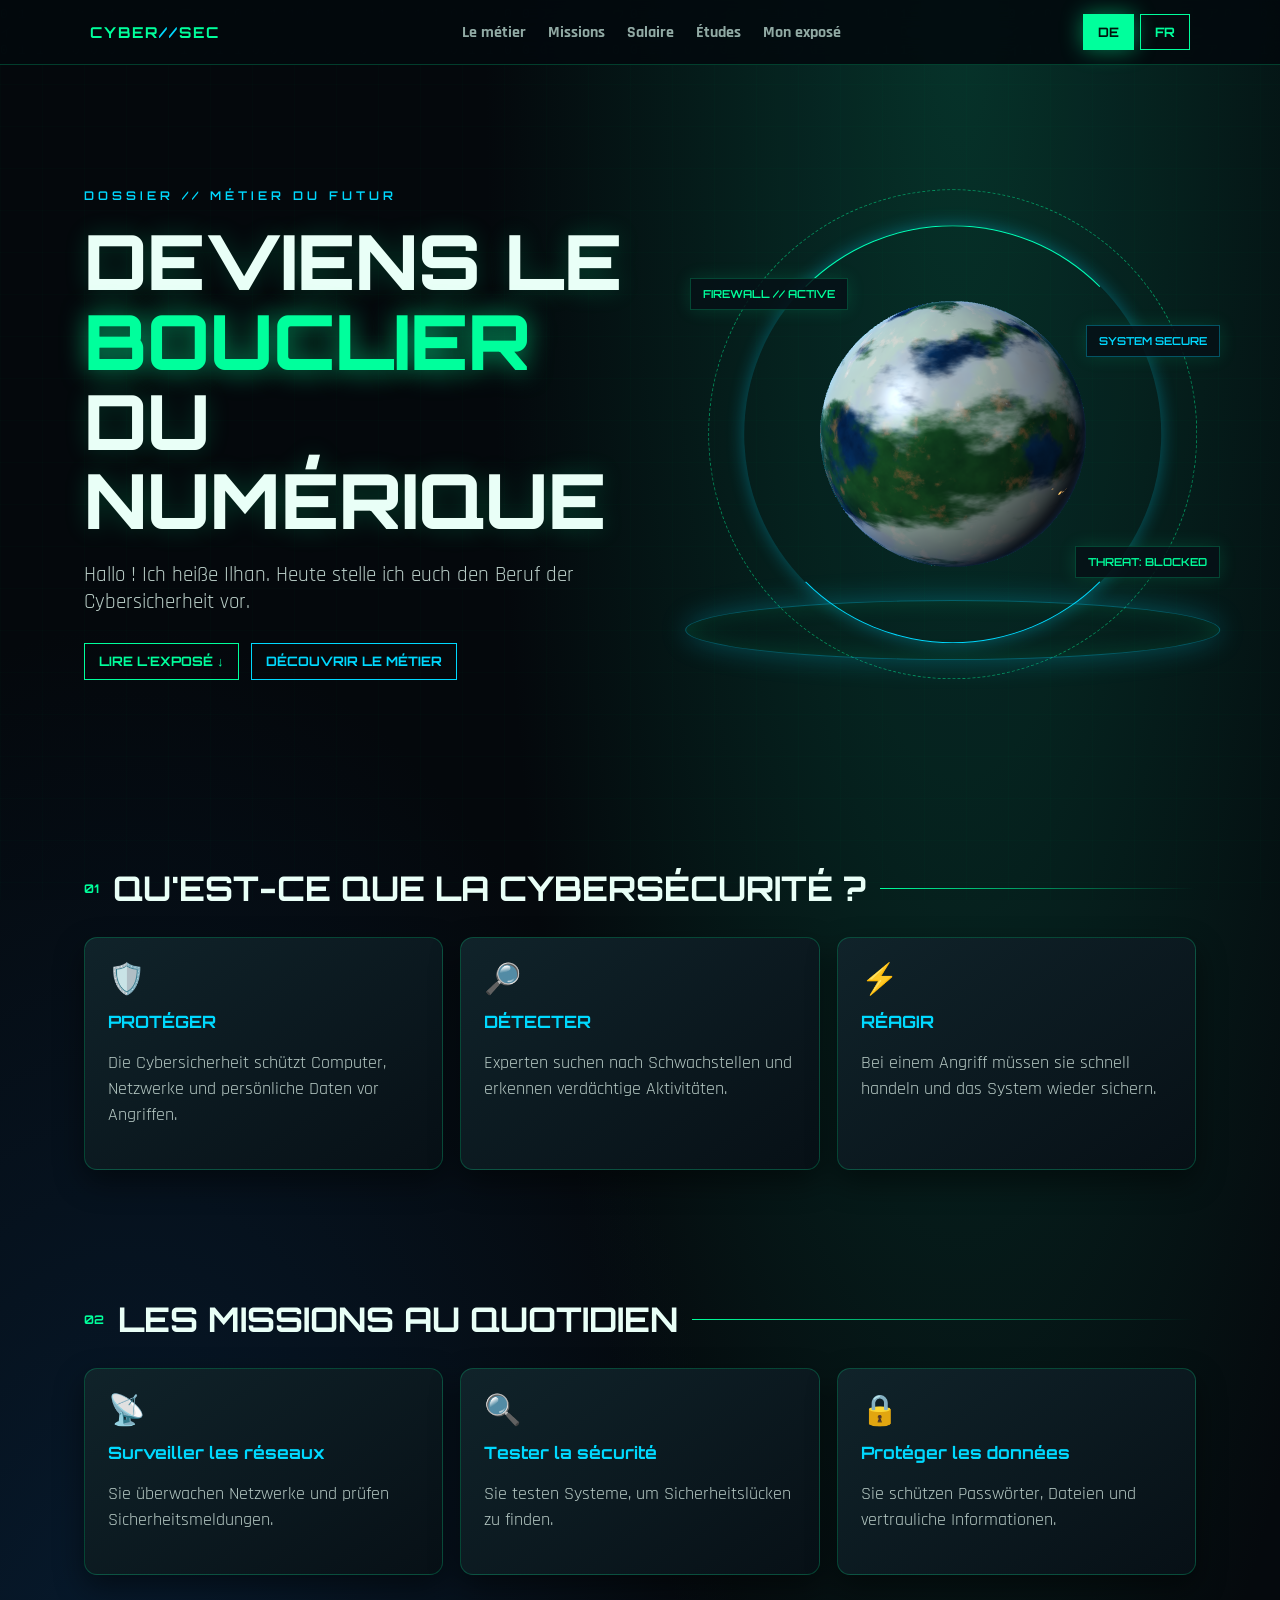
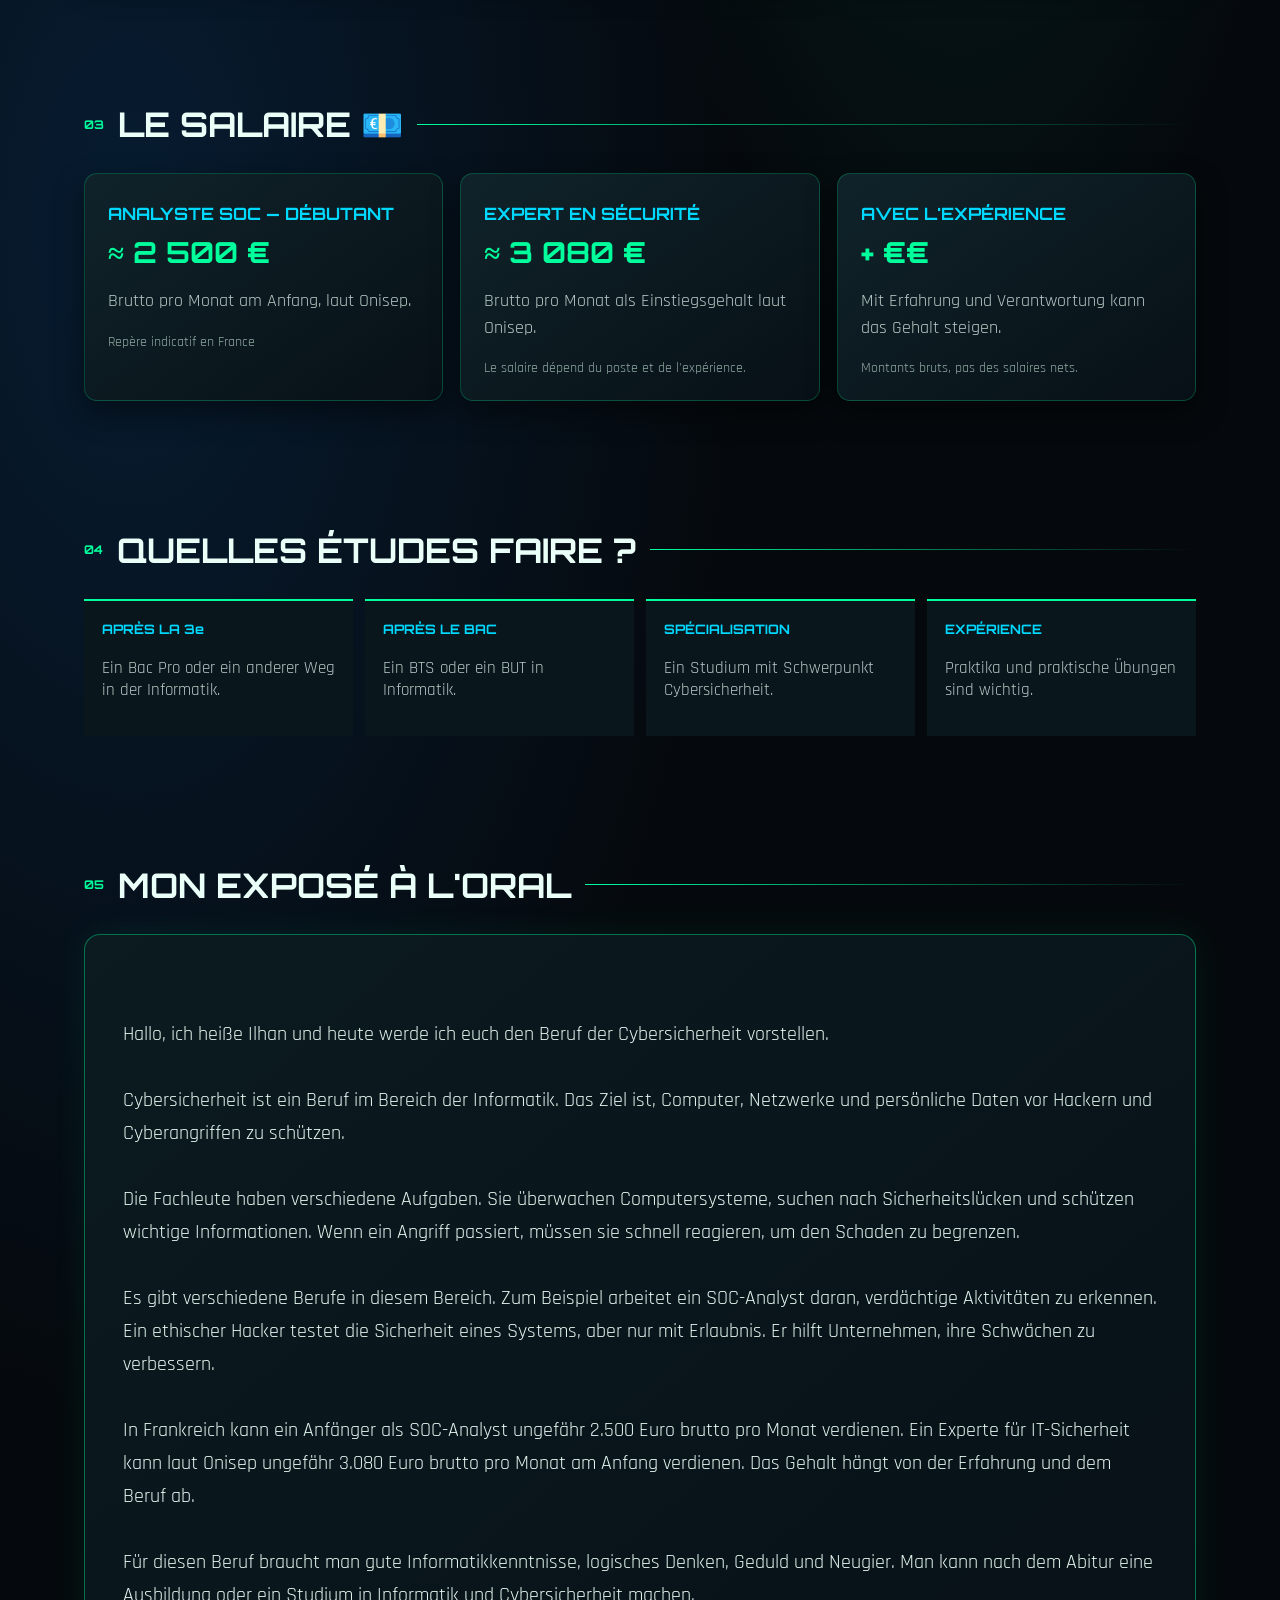
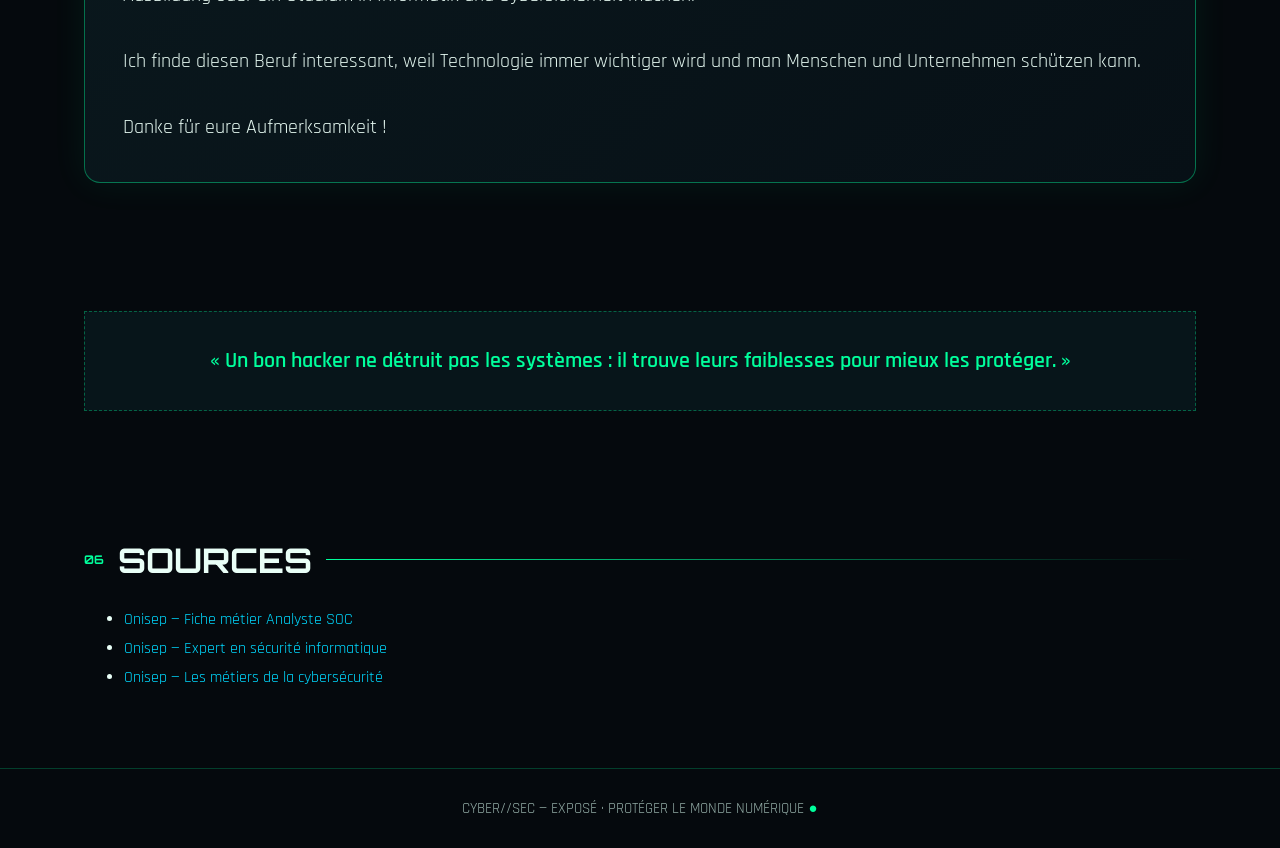
<file: index.html>
<!DOCTYPE html>
<html lang="de">
<head>
<meta charset="UTF-8">
<meta name="viewport" content="width=device-width, initial-scale=1">
<title>CYBER//SEC — Ilhan présente la cybersécurité</title>

<style>
@import url('https://fonts.googleapis.com/css2?family=Orbitron:wght@400;500;600;700;800&family=Rajdhani:wght@400;500;600;700&display=swap');

:root {
--bg:#05090d;
--panel:#0a151b;
--green:#00ff9c;
--cyan:#00d9ff;
--white:#e9fff7;
--muted:#91aaa4;
--line:rgba(0,255,156,.22);
}

*{box-sizing:border-box;scroll-behavior:smooth}

body{
margin:0;
background:
radial-gradient(ellipse at 75% 0%,#07352c 0%,transparent 35%),
radial-gradient(ellipse at 10% 45%,#071c31 0%,transparent 38%),
var(--bg);
color:var(--white);
font-family:Rajdhani,Arial,sans-serif;
overflow-x:hidden;
}

body:before{
content:"";
position:fixed;
inset:0;
pointer-events:none;
opacity:.12;
background-image:
linear-gradient(rgba(0,255,156,.13) 1px,transparent 1px),
linear-gradient(90deg,rgba(0,255,156,.13) 1px,transparent 1px);
background-size:42px 42px;
z-index:-1;
}

#matrix{
position:fixed;
inset:0;
z-index:-2;
opacity:.14;
}

header{
position:sticky;
top:0;
z-index:20;
display:flex;
align-items:center;
justify-content:space-between;
padding:14px 7%;
background:rgba(3,9,13,.88);
backdrop-filter:blur(16px);
border-bottom:1px solid var(--line);
}

.logo{
font:700 15px Orbitron;
color:var(--green);
letter-spacing:2px;
}

.logo span{color:var(--cyan)}

nav{display:flex;gap:22px;flex-wrap:wrap}
nav a{
color:var(--muted);
text-decoration:none;
font-weight:700;
font-size:16px;
}
nav a:hover{color:var(--green)}

.lang{display:flex;gap:6px}

.lang button,.cta{
border:1px solid var(--green);
background:transparent;
color:var(--green);
padding:9px 14px;
font:700 13px Orbitron;
cursor:pointer;
transition:.25s;
}

.lang button.active,.lang button:hover,.cta:hover{
background:var(--green);
color:#00150d;
box-shadow:0 0 22px #00ff9c77;
}

main{
max-width:1160px;
margin:auto;
padding:0 24px;
}

.hero{
min-height:82vh;
display:grid;
grid-template-columns:1.1fr .9fr;
align-items:center;
gap:30px;
padding:70px 0;
}

.eyebrow{
font:600 12px Orbitron;
color:var(--cyan);
letter-spacing:4px;
}

.hero h1{
font:800 clamp(38px,6vw,76px)/1.05 Orbitron;
margin:18px 0;
text-shadow:0 0 24px #00ff9c33;
}

.hero h1 em{
font-style:normal;
color:var(--green);
text-shadow:0 0 26px #00ff9c99;
}

.hero p{
font-size:21px;
color:#b7cbc5;
max-width:590px;
}

.hero-buttons{
display:flex;
gap:12px;
flex-wrap:wrap;
margin-top:28px;
}

.hud{
position:relative;
min-height:390px;
display:grid;
place-items:center;
}

.hudtag{
position:absolute;
font:600 11px Orbitron;
color:var(--green);
border:1px solid var(--line);
background:rgba(6,17,23,.85);
padding:8px 12px;
box-shadow:0 0 18px #00ff9c22;
z-index:4;
}

.t1{top:10%;left:-4%}
.t2{bottom:13%;right:-5%}
.t3{top:22%;right:-5%;color:var(--cyan);border-color:#00d9ff55}

/* PLANETE 3D */

#planet-container{
position:relative;
width:min(360px,78vw);
aspect-ratio:1;
isolation:isolate;
}

#planet-canvas{
width:100%;
height:100%;
display:block;
border-radius:50%;
}

.planet-rings{
position:absolute;
inset:0;
pointer-events:none;
}

.ring-a,.ring-b{
position:absolute;
width:116%;
height:116%;
top:50%;
left:50%;
transform:translate(-50%,-50%);
border-radius:50%;
pointer-events:none;
}

.ring-a{
border:1.5px solid transparent;
border-top-color:#00ffb7;
border-bottom-color:#00d9ff;
box-shadow:0 0 18px #00d9ff55;
animation:orbitA 9s linear infinite;
}

.ring-b{
width:136%;
height:136%;
border:1px dashed #00ff9c77;
animation:orbitB 15s linear infinite;
}

.hud-shadow{
position:absolute;
width:110%;
height:60px;
bottom:-8%;
left:50%;
transform:translateX(-50%);
border:1px solid #00d9ff55;
border-radius:50%;
box-shadow:0 0 28px #00d9ff44,inset 0 0 22px #00ff9c22;
}

@keyframes orbitA{
to{transform:translate(-50%,-50%) rotateX(72deg) rotateZ(360deg)}
}

@keyframes orbitB{
to{transform:translate(-50%,-50%) rotateY(67deg) rotateX(25deg) rotateZ(360deg)}
}

section{
padding:64px 0;
scroll-margin-top:85px;
}

.section-head{
display:flex;
align-items:center;
gap:14px;
margin-bottom:28px;
}

.section-head b{
font:700 12px Orbitron;
color:var(--green);
}

h2{
font:700 clamp(23px,4vw,34px) Orbitron;
margin:0;
}

.section-head:after{
content:"";
height:1px;
background:linear-gradient(90deg,var(--green),transparent);
flex:1;
}

.grid{
display:grid;
grid-template-columns:repeat(3,1fr);
gap:17px;
}

.card{
background:linear-gradient(145deg,#10232a,#071016);
border:1px solid var(--line);
padding:23px;
border-radius:13px;
position:relative;
overflow:hidden;
transition:.2s;
box-shadow:0 12px 30px #0007;
}

.card:hover{
border-color:var(--green);
box-shadow:0 0 25px #00ff9c22;
transform:translateY(-4px);
}

.icon{
font-size:30px;
color:var(--green);
margin-bottom:12px;
}

.card h3{
font:700 17px Orbitron;
color:var(--cyan);
margin:6px 0 10px;
}

.card p,.card li{
font-size:18px;
color:#b6c9c4;
line-height:1.45;
}

.readbox{
background:linear-gradient(140deg,#0b1b20,#071016);
border:1px solid #00ff9c66;
border-radius:16px;
padding:clamp(20px,4vw,38px);
box-shadow:0 0 35px #00ff9c12;
}

.readtext{
font-size:20px;
line-height:1.65;
color:#e2f5ee;
white-space:pre-line;
padding-top:12px;
}

.readtools{
display:flex;
gap:10px;
flex-wrap:wrap;
margin-top:20px;
}

.smallbtn{
background:#0b2425;
color:var(--green);
border:1px solid var(--line);
padding:10px 15px;
border-radius:6px;
font:600 13px Orbitron;
cursor:pointer;
}

.smallbtn:hover{
background:#00ff9c;
color:#00150d;
}

.translation{display:none}
.translation.show{display:block}
.german.hide{display:none}

.salary{
font:700 29px Orbitron;
color:var(--green);
margin:10px 0;
}

.sub{
color:var(--muted);
font-size:14px;
}

.timeline{
display:grid;
grid-template-columns:repeat(4,1fr);
gap:12px;
}

.step{
padding:18px;
border-top:2px solid var(--green);
background:#09171d;
}

.step strong{
font:700 13px Orbitron;
color:var(--cyan);
}

.step p{
font-size:17px;
color:#b6c9c4;
}

.quote{
font:600 22px Rajdhani;
color:var(--green);
text-align:center;
padding:35px;
border:1px dashed #00ff9c55;
background:#07151a;
}

.sources a{
color:var(--cyan);
text-decoration:none;
}

.sources li{
margin:8px 0;
font-size:16px;
}

footer{
border-top:1px solid var(--line);
padding:30px 7%;
text-align:center;
color:var(--muted);
font-size:15px;
}

.mini-art{
height:94px;
display:grid;
place-items:center;
margin:-5px 0 12px;
background:radial-gradient(ellipse,#0c3a3c,#07151c 70%);
border:1px solid #00d9ff33;
border-radius:9px;
}

.mini-art svg{width:100%;height:100%}

@media(max-width:800px){
header{padding:12px 4%;gap:10px;flex-wrap:wrap}
nav{order:3;width:100%;justify-content:center;gap:14px}
.hero{grid-template-columns:1fr;text-align:center;padding:55px 0}
.hero p{margin:auto}
.hero-buttons{justify-content:center}
.hud{min-height:330px}
.grid{grid-template-columns:1fr}
.timeline{grid-template-columns:1fr 1fr}
}

@media(max-width:450px){
.timeline{grid-template-columns:1fr}
.hero h1{font-size:38px}
}
</style>
</head>

<body>

<canvas id="matrix"></canvas>

<header>
<div class="logo">CYBER<span>//</span>SEC</div>

<nav>
<a href="#metier">Le métier</a>
<a href="#missions">Missions</a>
<a href="#salaire">Salaire</a>
<a href="#etudes">Études</a>
<a href="#oral">Mon exposé</a>
</nav>

<div class="lang">
<button id="deBtn" class="active" onclick="setLang('de')">DE</button>
<button id="frBtn" onclick="setLang('fr')">FR</button>
</div>
</header>

<main>

<section class="hero">

<div>
<div class="eyebrow">DOSSIER // MÉTIER DU FUTUR</div>

<h1>DEVIENS LE<br><em>BOUCLIER</em><br>DU NUMÉRIQUE</h1>

<p class="german">Hallo ! Ich heiße Ilhan. Heute stelle ich euch den Beruf der Cybersicherheit vor.</p>
<p class="translation">Bonjour ! Je m'appelle Ilhan. Aujourd'hui, je vais vous présenter le métier de la cybersécurité.</p>

<div class="hero-buttons">
<a class="cta" href="#oral" style="text-decoration:none">LIRE L'EXPOSÉ ↓</a>
<a class="cta" href="#missions" style="text-decoration:none;border-color:var(--cyan);color:var(--cyan)">DÉCOUVRIR LE MÉTIER</a>
</div>
</div>

<div class="hud">

<div class="hudtag t1">FIREWALL // ACTIVE</div>
<div class="hudtag t2">THREAT: BLOCKED</div>
<div class="hudtag t3">SYSTEM SECURE</div>

<div id="planet-container">
<canvas id="planet-canvas"></canvas>
<div class="planet-rings">
<div class="ring-a"></div>
<div class="ring-b"></div>
</div>
</div>

<div class="hud-shadow"></div>

</div>
</section>

<section id="metier">
<div class="section-head"><b>01</b><h2>QU'EST-CE QUE LA CYBERSÉCURITÉ ?</h2></div>

<div class="grid">
<article class="card">
<div class="icon">🛡️</div>
<h3>PROTÉGER</h3>
<p class="german">Die Cybersicherheit schützt Computer, Netzwerke und persönliche Daten vor Angriffen.</p>
<p class="translation">La cybersécurité protège les ordinateurs, les réseaux et les données personnelles contre les attaques informatiques.</p>
</article>

<article class="card">
<div class="icon">🔎</div>
<h3>DÉTECTER</h3>
<p class="german">Experten suchen nach Schwachstellen und erkennen verdächtige Aktivitäten.</p>
<p class="translation">Les spécialistes recherchent les failles de sécurité et repèrent les activités suspectes.</p>
</article>

<article class="card">
<div class="icon">⚡</div>
<h3>RÉAGIR</h3>
<p class="german">Bei einem Angriff müssen sie schnell handeln und das System wieder sichern.</p>
<p class="translation">En cas d'attaque, ils doivent agir rapidement pour stopper la menace et sécuriser le système.</p>
</article>
</div>
</section>

<section id="missions">
<div class="section-head"><b>02</b><h2>LES MISSIONS AU QUOTIDIEN</h2></div>

<div class="grid">
<article class="card">
<div class="icon">📡</div>
<h3>Surveiller les réseaux</h3>
<p class="german">Sie überwachen Netzwerke und prüfen Sicherheitsmeldungen.</p>
<p class="translation">Surveiller les réseaux informatiques et analyser les alertes de sécurité.</p>
</article>

<article class="card">
<div class="icon">🔍</div>
<h3>Tester la sécurité</h3>
<p class="german">Sie testen Systeme, um Sicherheitslücken zu finden.</p>
<p class="translation">Tester les systèmes pour découvrir leurs points faibles, avec l'autorisation de l'entreprise.</p>
</article>

<article class="card">
<div class="icon">🔒</div>
<h3>Protéger les données</h3>
<p class="german">Sie schützen Passwörter, Dateien und vertrauliche Informationen.</p>
<p class="translation">Protéger les mots de passe, les fichiers et les informations confidentielles.</p>
</article>
</div>
</section>

<section id="salaire">
<div class="section-head"><b>03</b><h2>LE SALAIRE 💶</h2></div>

<div class="grid">
<article class="card">
<h3>ANALYSTE SOC — DÉBUTANT</h3>
<div class="salary">≈ 2 500 €</div>
<p class="german">Brutto pro Monat am Anfang, laut Onisep.</p>
<p class="translation">Brut par mois en début de carrière, selon l'Onisep.</p>
<div class="sub">Repère indicatif en France</div>
</article>

<article class="card">
<h3>EXPERT EN SÉCURITÉ</h3>
<div class="salary">≈ 3 080 €</div>
<p class="german">Brutto pro Monat als Einstiegsgehalt laut Onisep.</p>
<p class="translation">Brut par mois comme salaire de débutant, selon l'Onisep.</p>
<div class="sub">Le salaire dépend du poste et de l'expérience.</div>
</article>

<article class="card">
<h3>AVEC L'EXPÉRIENCE</h3>
<div class="salary">+ €€</div>
<p class="german">Mit Erfahrung und Verantwortung kann das Gehalt steigen.</p>
<p class="translation">Avec de l'expérience et davantage de responsabilités, le salaire peut augmenter.</p>
<div class="sub">Montants bruts, pas des salaires nets.</div>
</article>
</div>
</section>

<section id="etudes">
<div class="section-head"><b>04</b><h2>QUELLES ÉTUDES FAIRE ?</h2></div>

<div class="timeline">
<div class="step">
<strong>APRÈS LA 3e</strong>
<p class="german">Ein Bac Pro oder ein anderer Weg in der Informatik.</p>
<p class="translation">Un bac professionnel dans l'informatique, par exemple le bac pro CIEL.</p>
</div>

<div class="step">
<strong>APRÈS LE BAC</strong>
<p class="german">Ein BTS oder ein BUT in Informatik.</p>
<p class="translation">Un BTS ou un BUT dans l'informatique.</p>
</div>

<div class="step">
<strong>SPÉCIALISATION</strong>
<p class="german">Ein Studium mit Schwerpunkt Cybersicherheit.</p>
<p class="translation">Une formation spécialisée en cybersécurité.</p>
</div>

<div class="step">
<strong>EXPÉRIENCE</strong>
<p class="german">Praktika und praktische Übungen sind wichtig.</p>
<p class="translation">Les stages et les exercices pratiques permettent de progresser.</p>
</div>
</div>
</section>

<section id="oral">
<div class="section-head"><b>05</b><h2>MON EXPOSÉ À L'ORAL</h2></div>

<div class="readbox">

<div class="german readtext">
Hallo, ich heiße Ilhan und heute werde ich euch den Beruf der Cybersicherheit vorstellen.

Cybersicherheit ist ein Beruf im Bereich der Informatik. Das Ziel ist, Computer, Netzwerke und persönliche Daten vor Hackern und Cyberangriffen zu schützen.

Die Fachleute haben verschiedene Aufgaben. Sie überwachen Computersysteme, suchen nach Sicherheitslücken und schützen wichtige Informationen. Wenn ein Angriff passiert, müssen sie schnell reagieren, um den Schaden zu begrenzen.

Es gibt verschiedene Berufe in diesem Bereich. Zum Beispiel arbeitet ein SOC-Analyst daran, verdächtige Aktivitäten zu erkennen. Ein ethischer Hacker testet die Sicherheit eines Systems, aber nur mit Erlaubnis. Er hilft Unternehmen, ihre Schwächen zu verbessern.

In Frankreich kann ein Anfänger als SOC-Analyst ungefähr 2.500 Euro brutto pro Monat verdienen. Ein Experte für IT-Sicherheit kann laut Onisep ungefähr 3.080 Euro brutto pro Monat am Anfang verdienen. Das Gehalt hängt von der Erfahrung und dem Beruf ab.

Für diesen Beruf braucht man gute Informatikkenntnisse, logisches Denken, Geduld und Neugier. Man kann nach dem Abitur eine Ausbildung oder ein Studium in Informatik und Cybersicherheit machen.

Ich finde diesen Beruf interessant, weil Technologie immer wichtiger wird und man Menschen und Unternehmen schützen kann.

Danke für eure Aufmerksamkeit !
</div>

<div class="translation readtext">
Bonjour, je m'appelle Ilhan et aujourd'hui, je vais vous présenter le métier de la cybersécurité.

La cybersécurité est un métier dans le domaine de l'informatique. Son objectif est de protéger les ordinateurs, les réseaux et les données personnelles contre les pirates informatiques et les cyberattaques.

Les spécialistes ont plusieurs missions. Ils surveillent les systèmes informatiques, recherchent les failles de sécurité et protègent les informations importantes. Lorsqu'une attaque se produit, ils doivent réagir rapidement pour limiter les dégâts.

Il existe plusieurs métiers dans ce domaine. Par exemple, un analyste SOC repère les activités suspectes. Un hacker éthique teste la sécurité d'un système, mais uniquement avec une autorisation. Il aide les entreprises à corriger leurs faiblesses.

En France, un débutant analyste SOC peut gagner environ 2 500 euros brut par mois. Un expert en sécurité informatique peut commencer autour de 3 080 euros brut par mois, selon l'Onisep. Le salaire dépend du métier et de l'expérience.

Pour exercer ce métier, il faut de bonnes connaissances en informatique, de la logique, de la patience et de la curiosité. Après le bac, on peut suivre une formation ou des études en informatique et en cybersécurité.

Je trouve ce métier intéressant parce que la technologie devient de plus en plus importante et qu'on peut protéger les personnes et les entreprises.

Merci de votre attention !
</div>

</div>
</section>

<section>
<div class="quote">« Un bon hacker ne détruit pas les systèmes : il trouve leurs faiblesses pour mieux les protéger. »</div>
</section>

<section class="sources">
<div class="section-head"><b>06</b><h2>SOURCES</h2></div>
<ul>
<li><a href="https://www.onisep.fr/ressources/univers-metier/metiers/analyste-soc" target="_blank">Onisep — Fiche métier Analyste SOC</a></li>
<li><a href="https://www.onisep.fr/ressources/univers-metier/metiers/expert-experte-en-securite-informatique" target="_blank">Onisep — Expert en sécurité informatique</a></li>
<li><a href="https://www.onisep.fr/metier/des-metiers-qui-recrutent/les-metiers-de-la-cybersecurite" target="_blank">Onisep — Les métiers de la cybersécurité</a></li>
</ul>
</section>

</main>

<footer>
CYBER//SEC — EXPOSÉ · PROTÉGER LE MONDE NUMÉRIQUE
<span style="color:var(--green)">●</span>
</footer>

<script>

/* MATRIX */

(function(){
const c=document.getElementById('matrix');
const ctx=c.getContext('2d');
let w,h,cols,drops;

function resize(){
w=c.width=innerWidth;
h=c.height=innerHeight;
cols=Math.floor(w/18);
drops=Array(cols).fill(1);
}

resize();
addEventListener('resize',resize);

function draw(){
ctx.fillStyle='rgba(5,9,13,.08)';
ctx.fillRect(0,0,w,h);
ctx.fillStyle='#00ff9c';
ctx.font='13px monospace';

for(let i=0;i<drops.length;i++){
const chars='010101アイウ';
const t=chars[Math.floor(Math.random()*chars.length)];
ctx.fillText(t,i*18,drops[i]*18);

if(drops[i]*18>h&&Math.random()>.975)drops[i]=0;
drops[i]++;
}

requestAnimationFrame(draw);
}

draw();
})();

/* LANGUAGE */

function setLang(lang){
document.querySelectorAll('.german').forEach(e=>{
e.classList.toggle('hide',lang==='fr');
});

document.querySelectorAll('.translation').forEach(e=>{
e.classList.toggle('show',lang==='fr');
});

document.getElementById('deBtn').classList.toggle('active',lang==='de');
document.getElementById('frBtn').classList.toggle('active',lang==='fr');

document.documentElement.lang=lang;
}

/* 3D PLANET WEBGL — VERSION CORRIGÉE */

(function(){

const canvas=document.getElementById('planet-canvas');
const gl=canvas.getContext('webgl',{
antialias:true,
alpha:true
});

if(!gl){
canvas.style.background='radial-gradient(circle at 35% 30%,#8befff,#07518d 45%,#020b20 80%)';
return;
}

let program;
let vertexBuffer;
let indexBuffer;
let uvBuffer;
let normalBuffer;
let indexCount=0;

const vertexShader=`

attribute vec3 aPosition;
attribute vec2 aUV;
attribute vec3 aNormal;

uniform mat4 uMVP;
uniform mat4 uModel;

varying vec2 vUV;
varying vec3 vNormal;
varying vec3 vPosition;

void main(){

vUV=aUV;
vNormal=normalize(mat3(uModel)*aNormal);
vPosition=(uModel*vec4(aPosition,1.0)).xyz;

gl_Position=uMVP*vec4(aPosition,1.0);

}
`;

const fragmentShader=`

precision highp float;

varying vec2 vUV;
varying vec3 vNormal;
varying vec3 vPosition;

uniform float uTime;

float hash(vec2 p){
return fract(sin(dot(p,vec2(127.1,311.7)))*43758.5453);
}

float noise(vec2 p){

vec2 i=floor(p);
vec2 f=fract(p);

f=f*f*(3.0-2.0*f);

return mix(
mix(hash(i),hash(i+vec2(1.0,0.0)),f.x),
mix(hash(i+vec2(0.0,1.0)),hash(i+vec2(1.0,1.0)),f.x),
f.y
);

}

float fbm(vec2 p){

float value=0.0;
float amplitude=.5;

for(int i=0;i<6;i++){

value+=amplitude*noise(p);
p=p*2.03+vec2(2.1,1.7);
amplitude*=.5;

}

return value;

}

void main(){

vec2 uv=vUV;

float longitude=uv.x*6.28318;
float latitude=(uv.y-.5)*3.14159;

vec2 p=vec2(longitude,latitude);

float continental=fbm(p*1.7+vec2(2.0,1.0));
continental+=.4*fbm(p*3.8);

float land=smoothstep(.48,.60,continental);

float detail=fbm(p*7.0);
float mountains=fbm(p*13.0);

vec3 ocean=mix(
vec3(.005,.035,.12),
vec3(.025,.25,.48),
detail
);

vec3 landColor=mix(
vec3(.025,.16,.09),
vec3(.12,.39,.17),
detail
);

landColor=mix(
landColor,
vec3(.42,.35,.20),
smoothstep(.55,.78,mountains)
);

landColor=mix(
landColor,
vec3(.82,.87,.82),
smoothstep(.78,.94,mountains)
);

vec3 base=mix(ocean,landColor,land);

float poles=smoothstep(.78,.96,abs(uv.y-.5)*2.0);

base=mix(base,vec3(.85,.94,1.0),poles*.9);

/* CLOUDS */

vec2 cloudUV=vec2(
uv.x+uTime*.008,
uv.y
);

float clouds=fbm(cloudUV*9.0+vec2(2.0,4.0));
clouds+=.35*fbm(cloudUV*19.0);

clouds=smoothstep(.59,.77,clouds);

base=mix(base,vec3(.93,.98,1.0),clouds*.72);

/* LIGHT */

vec3 normal=normalize(vNormal);
vec3 light=normalize(vec3(-.65,.45,1.0));

float diffuse=max(dot(normal,light),0.0);

float ambient=.12;

float lighting=ambient+diffuse*.95;

/* NIGHT SIDE */

float night=1.0-smoothstep(.02,.32,diffuse);

float cities=fbm(uv*35.0)*fbm(uv*70.0);
cities=smoothstep(.47,.63,cities);

vec3 cityLights=vec3(1.0,.68,.27)*cities*night*1.8;

/* SPECULAR */

vec3 viewDir=normalize(vec3(0.0,0.0,1.0));

float specular=pow(
max(dot(reflect(-light,normal),viewDir),0.0),
35.0
)*.3;

/* ATMOSPHERE */

float rim=1.0-max(dot(normal,viewDir),0.0);
rim=pow(rim,3.2);

vec3 atmosphere=mix(
vec3(0.0,.30,.95),
vec3(0.0,.95,1.0),
rim
)*rim*1.7;

vec3 color=base*lighting;
color+=cityLights;
color+=vec3(specular);
color+=atmosphere;

/* NIGHT DARKENING */

color*=mix(.62,1.0,smoothstep(0.0,.25,diffuse));

gl_FragColor=vec4(color,1.0);

}
`;

function compile(type,source){

const shader=gl.createShader(type);
gl.shaderSource(shader,source);
gl.compileShader(shader);

if(!gl.getShaderParameter(shader,gl.COMPILE_STATUS)){
console.error(gl.getShaderInfoLog(shader));
return null;
}

return shader;
}

function createProgram(){

const vs=compile(gl.VERTEX_SHADER,vertexShader);
const fs=compile(gl.FRAGMENT_SHADER,fragmentShader);

if(!vs||!fs)return false;

program=gl.createProgram();

gl.attachShader(program,vs);
gl.attachShader(program,fs);
gl.linkProgram(program);

if(!gl.getProgramParameter(program,gl.LINK_STATUS)){
console.error(gl.getProgramInfoLog(program));
return false;
}

return true;
}

/* SPHERE GEOMETRY */

function createSphere(){

const lat=96;
const lon=96;

const positions=[];
const uvs=[];
const normals=[];
const indices=[];

for(let y=0;y<=lat;y++){

const theta=y/lat*Math.PI;

for(let x=0;x<=lon;x++){

const phi=x/lon*Math.PI*2;

const px=Math.sin(theta)*Math.cos(phi);
const py=Math.cos(theta);
const pz=Math.sin(theta)*Math.sin(phi);

positions.push(px,py,pz);
normals.push(px,py,pz);

uvs.push(x/lon,1-y/lat);

}

}

for(let y=0;y<lat;y++){

for(let x=0;x<lon;x++){

const a=y*(lon+1)+x;
const b=a+lon+1;

/* ORDRE DES TRIANGLES CORRIGÉ */

indices.push(
a,a+1,b,
a+1,b+1,b
);

}

}

indexCount=indices.length;

vertexBuffer=gl.createBuffer();
gl.bindBuffer(gl.ARRAY_BUFFER,vertexBuffer);
gl.bufferData(gl.ARRAY_BUFFER,new Float32Array(positions),gl.STATIC_DRAW);

uvBuffer=gl.createBuffer();
gl.bindBuffer(gl.ARRAY_BUFFER,uvBuffer);
gl.bufferData(gl.ARRAY_BUFFER,new Float32Array(uvs),gl.STATIC_DRAW);

normalBuffer=gl.createBuffer();
gl.bindBuffer(gl.ARRAY_BUFFER,normalBuffer);
gl.bufferData(gl.ARRAY_BUFFER,new Float32Array(normals),gl.STATIC_DRAW);

indexBuffer=gl.createBuffer();
gl.bindBuffer(gl.ELEMENT_ARRAY_BUFFER,indexBuffer);
gl.bufferData(gl.ELEMENT_ARRAY_BUFFER,new Uint16Array(indices),gl.STATIC_DRAW);

}

/* MATRICES COLUMN-MAJOR */

function identity(){

const m=new Float32Array(16);

m[0]=1;
m[5]=1;
m[10]=1;
m[15]=1;

return m;

}

function multiply(a,b){

const out=new Float32Array(16);

for(let col=0;col<4;col++){

for(let row=0;row<4;row++){

out[col*4+row]=
a[row]*b[col*4]+
a[4+row]*b[col*4+1]+
a[8+row]*b[col*4+2]+
a[12+row]*b[col*4+3];

}

}

return out;

}

function perspective(fov,aspect,near,far){

const f=1/Math.tan(fov/2);
const m=new Float32Array(16);

m[0]=f/aspect;
m[5]=f;
m[10]=(far+near)/(near-far);
m[11]=-1;
m[14]=(2*far*near)/(near-far);

return m;

}

function rotateY(angle){

const m=identity();

const c=Math.cos(angle);
const s=Math.sin(angle);

m[0]=c;
m[2]=-s;
m[8]=s;
m[10]=c;

return m;

}

function rotateX(angle){

const m=identity();

const c=Math.cos(angle);
const s=Math.sin(angle);

m[5]=c;
m[6]=s;
m[9]=-s;
m[10]=c;

return m;

}

function translateZ(z){

const m=identity();
m[14]=z;

return m;

}

/* RESIZE */

function resize(){

const rect=canvas.getBoundingClientRect();
const dpr=Math.min(window.devicePixelRatio||1,2);

const w=Math.max(1,Math.floor(rect.width*dpr));
const h=Math.max(1,Math.floor(rect.height*dpr));

if(canvas.width!==w||canvas.height!==h){
canvas.width=w;
canvas.height=h;
}

gl.viewport(0,0,canvas.width,canvas.height);

}

if(!createProgram())return;

createSphere();

const uMVP=gl.getUniformLocation(program,'uMVP');
const uModel=gl.getUniformLocation(program,'uModel');
const uTime=gl.getUniformLocation(program,'uTime');

const aPosition=gl.getAttribLocation(program,'aPosition');
const aUV=gl.getAttribLocation(program,'aUV');
const aNormal=gl.getAttribLocation(program,'aNormal');

const start=performance.now();

function render(now){

resize();

const t=(now-start)*.001;

gl.clearColor(0,0,0,0);
gl.clear(gl.COLOR_BUFFER_BIT|gl.DEPTH_BUFFER_BIT);

gl.enable(gl.DEPTH_TEST);
gl.enable(gl.CULL_FACE);
gl.cullFace(gl.BACK);
gl.frontFace(gl.CCW);

const aspect=canvas.width/canvas.height;

const projection=perspective(
Math.PI/3,
aspect,
.1,
100
);

const view=translateZ(-2.55);

const rotationY=rotateY(t*.18);
const rotationX=rotateX(.22+Math.sin(t*.25)*.035);

const model=multiply(rotationX,rotationY);

const modelView=multiply(view,model);

const mvp=multiply(projection,modelView);

gl.useProgram(program);

gl.uniformMatrix4fv(uMVP,false,mvp);
gl.uniformMatrix4fv(uModel,false,model);
gl.uniform1f(uTime,t);

gl.bindBuffer(gl.ARRAY_BUFFER,vertexBuffer);
gl.enableVertexAttribArray(aPosition);
gl.vertexAttribPointer(aPosition,3,gl.FLOAT,false,0,0);

gl.bindBuffer(gl.ARRAY_BUFFER,uvBuffer);
gl.enableVertexAttribArray(aUV);
gl.vertexAttribPointer(aUV,2,gl.FLOAT,false,0,0);

gl.bindBuffer(gl.ARRAY_BUFFER,normalBuffer);
gl.enableVertexAttribArray(aNormal);
gl.vertexAttribPointer(aNormal,3,gl.FLOAT,false,0,0);

gl.bindBuffer(gl.ELEMENT_ARRAY_BUFFER,indexBuffer);

gl.drawElements(
gl.TRIANGLES,
indexCount,
gl.UNSIGNED_SHORT,
0
);

requestAnimationFrame(render);

}

window.addEventListener('resize',resize);

requestAnimationFrame(render);

})();

</script>

</body>
</html>
</file>
